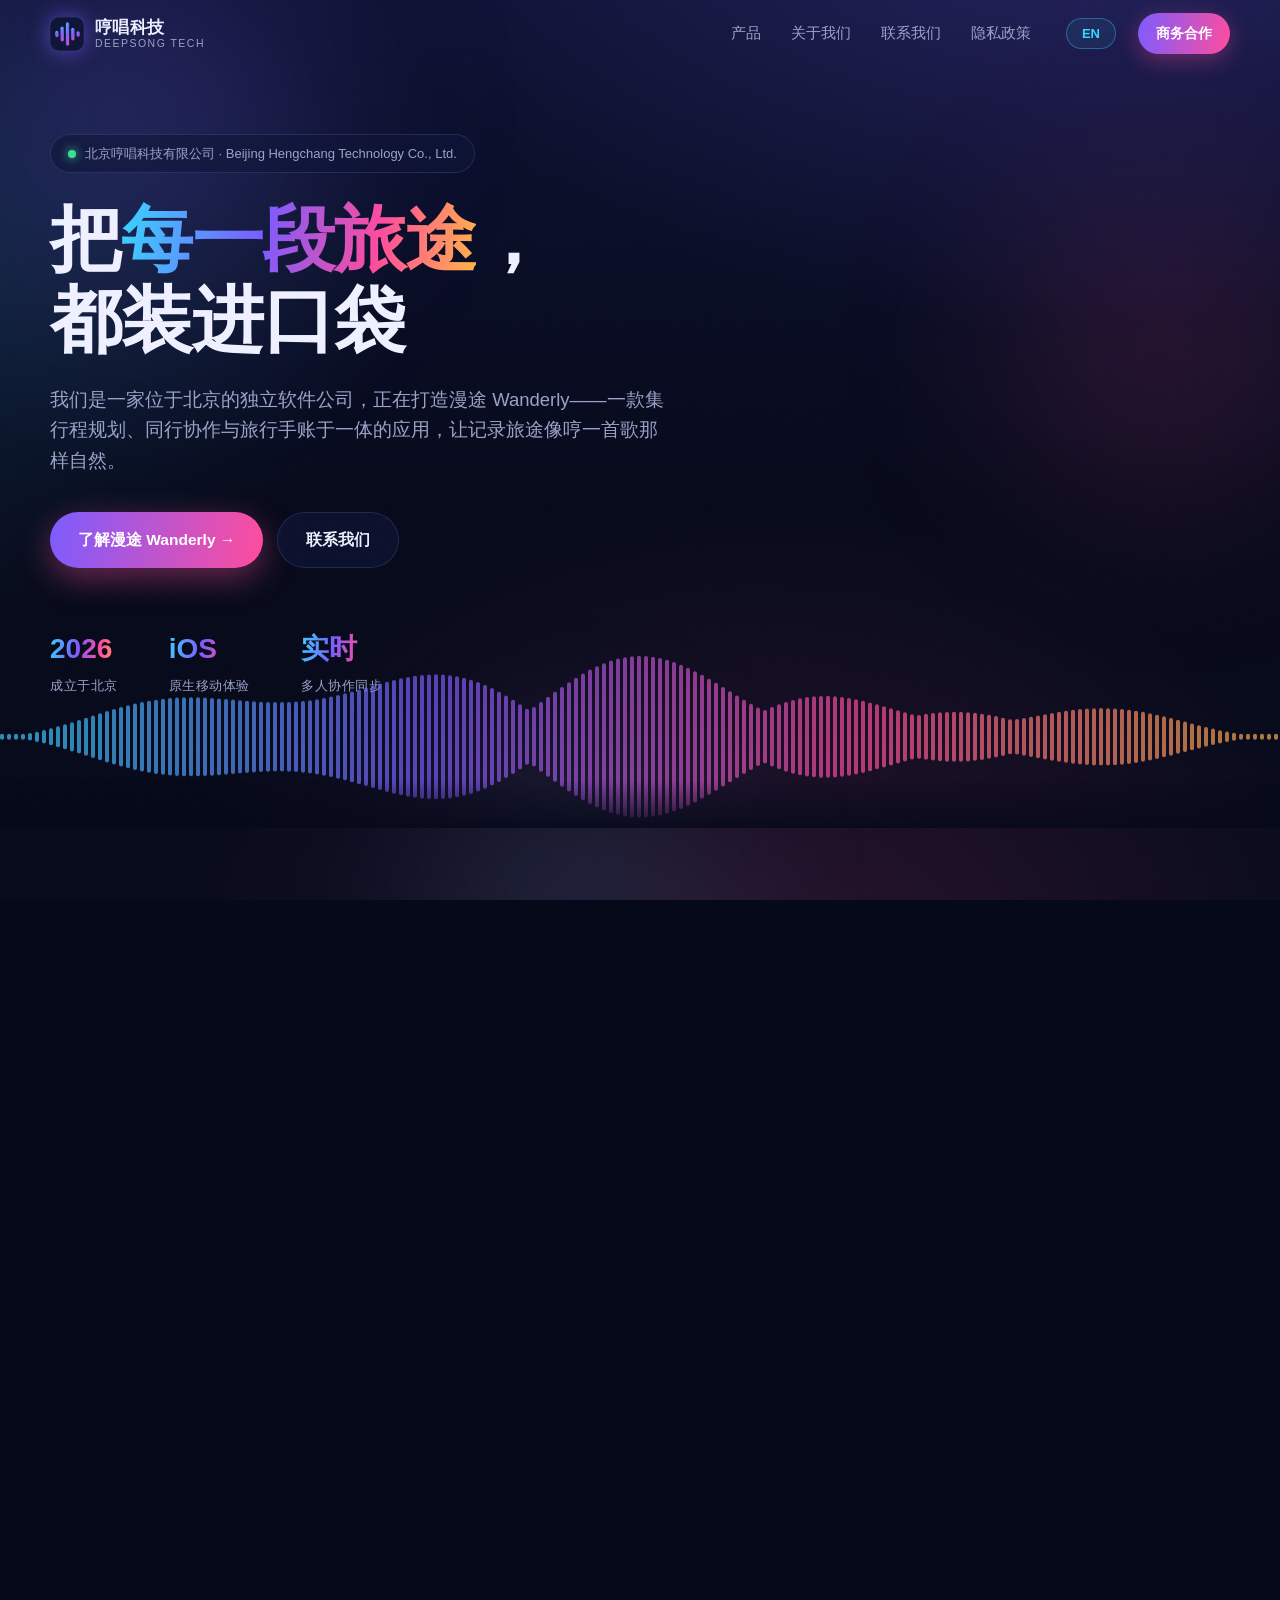
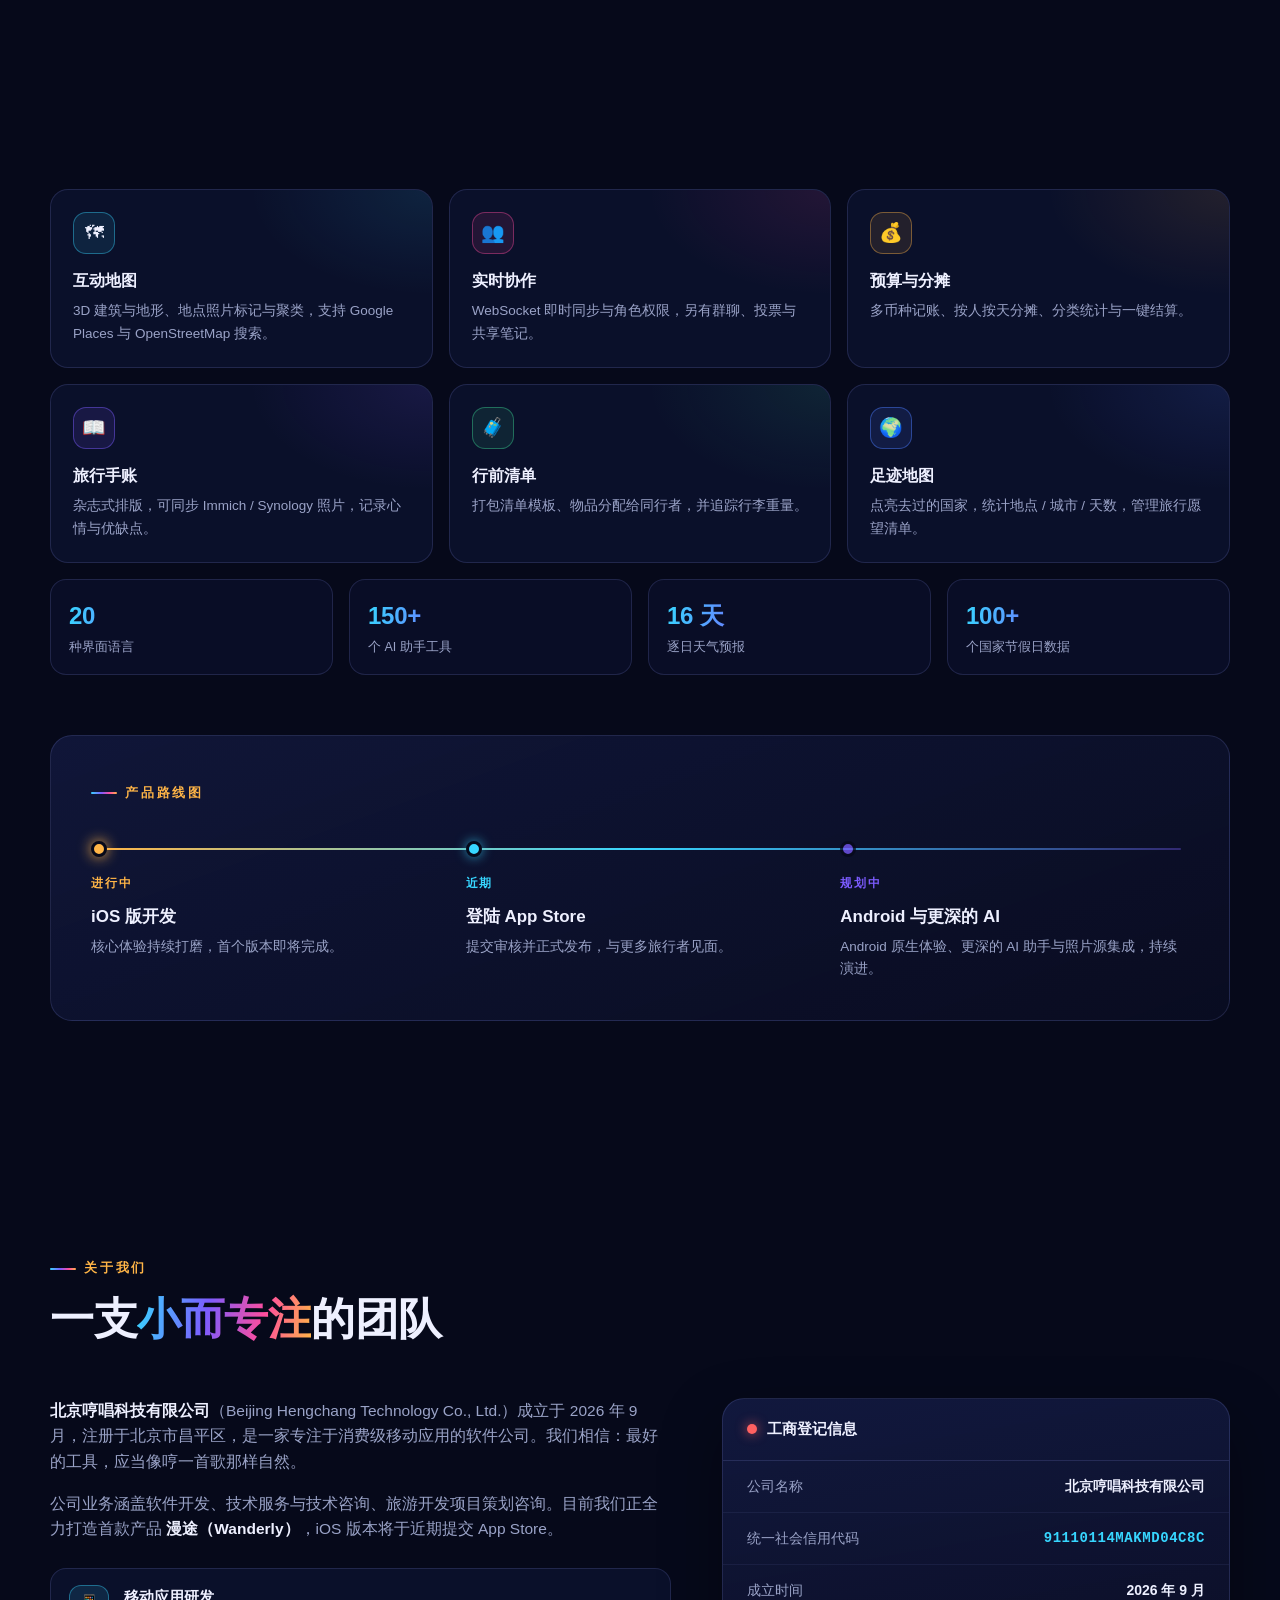
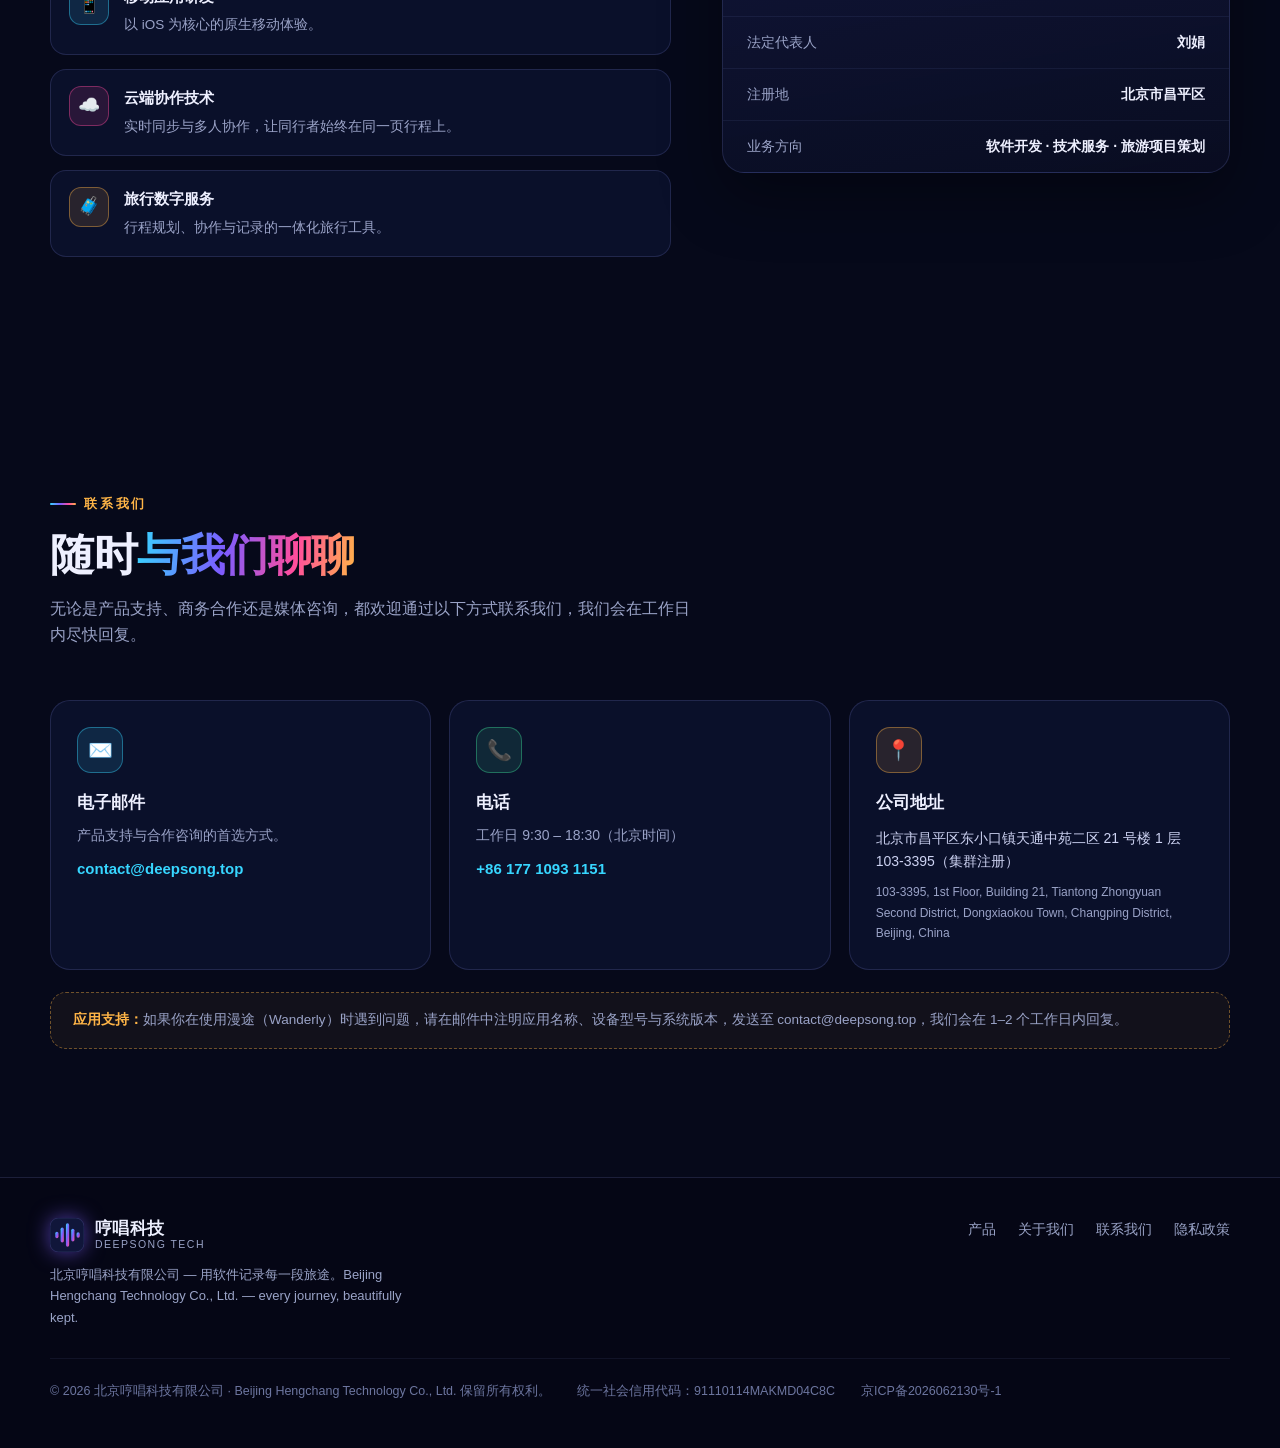
<file: deepsong-site/index.html>
<!DOCTYPE html>
<html lang="zh-CN">
<head>
<meta charset="UTF-8">
<meta name="viewport" content="width=device-width, initial-scale=1.0">
<title>哼唱科技 DeepSong — 北京哼唱科技有限公司</title>
<meta name="description" content="北京哼唱科技有限公司（Beijing Hengchang Technology Co., Ltd.）官方网站。我们正在打造漫途 Wanderly——集行程规划、同行协作与旅行手账于一体的应用。Official website of Beijing Hengchang Technology Co., Ltd.">
<meta property="og:title" content="哼唱科技 DeepSong — Beijing Hengchang Technology Co., Ltd.">
<meta property="og:description" content="让每一段旅途，都值得被记录。Every journey, beautifully kept.">
<meta property="og:type" content="website">
<meta property="og:url" content="https://deepsong.top/">
<link rel="icon" href="data:image/svg+xml,%3Csvg xmlns='http://www.w3.org/2000/svg' viewBox='0 0 64 64'%3E%3Cdefs%3E%3ClinearGradient id='g' x1='0' y1='0' x2='1' y2='1'%3E%3Cstop offset='0' stop-color='%2337d6ff'/%3E%3Cstop offset='.5' stop-color='%237c5cff'/%3E%3Cstop offset='1' stop-color='%23ff4d9d'/%3E%3C/linearGradient%3E%3C/defs%3E%3Crect width='64' height='64' rx='14' fill='%230b1030'/%3E%3Cg fill='url(%23g)'%3E%3Crect x='10' y='26' width='6' height='12' rx='3'/%3E%3Crect x='20' y='18' width='6' height='28' rx='3'/%3E%3Crect x='30' y='10' width='6' height='44' rx='3'/%3E%3Crect x='40' y='20' width='6' height='24' rx='3'/%3E%3Crect x='50' y='27' width='6' height='10' rx='3'/%3E%3C/g%3E%3C/svg%3E">
<link rel="stylesheet" href="assets/styles.css">
</head>
<body>

<div class="sky" aria-hidden="true">
  <div class="aurora a1"></div>
  <div class="aurora a2"></div>
  <div class="aurora a3"></div>
</div>
<div class="grain" aria-hidden="true"></div>

<header class="nav">
  <div class="nav-inner">
    <a class="brand" href="#top" aria-label="DeepSong 哼唱科技">
      <svg class="brand-mark" viewBox="0 0 64 64" aria-hidden="true">
        <defs><linearGradient id="bm" x1="0" y1="0" x2="1" y2="1">
          <stop offset="0" stop-color="#37d6ff"/><stop offset=".5" stop-color="#7c5cff"/><stop offset="1" stop-color="#ff4d9d"/>
        </linearGradient></defs>
        <rect width="64" height="64" rx="16" fill="#10163a" stroke="rgba(148,163,255,.3)"/>
        <g fill="url(#bm)">
          <rect x="10" y="26" width="6" height="12" rx="3"/><rect x="20" y="18" width="6" height="28" rx="3"/>
          <rect x="30" y="10" width="6" height="44" rx="3"/><rect x="40" y="20" width="6" height="24" rx="3"/>
          <rect x="50" y="27" width="6" height="10" rx="3"/>
        </g>
      </svg>
      <span class="brand-name">哼唱科技<span class="brand-sub">DEEPSONG TECH</span></span>
    </a>
    <nav class="nav-links" aria-label="主导航">
      <a href="#products" data-spy data-i18n="nav.products">产品</a>
      <a href="#about" data-spy data-i18n="nav.about">关于我们</a>
      <a href="#contact" data-spy data-i18n="nav.contact">联系我们</a>
      <a href="privacy.html" data-i18n="nav.privacy">隐私政策</a>
    </nav>
    <button class="lang-btn" type="button">EN</button>
    <a class="nav-cta" href="#contact" data-i18n="nav.cta">商务合作</a>
    <button class="burger" type="button" aria-expanded="false" aria-label="菜单">☰</button>
  </div>
</header>
<div class="mobile-menu">
  <a href="#products" data-i18n="nav.products">产品</a>
  <a href="#about" data-i18n="nav.about">关于我们</a>
  <a href="#contact" data-i18n="nav.contact">联系我们</a>
  <a href="privacy.html" data-i18n="nav.privacy">隐私政策</a>
  <button class="lang-btn" type="button">EN</button>
</div>

<main id="top">

  <!-- HERO -->
  <section class="hero">
    <canvas id="wave" aria-hidden="true"></canvas>
    <div class="wrap">
      <div class="hero-badge reveal in"><span class="dot"></span><span data-i18n="hero.badge">北京哼唱科技有限公司 · Beijing Hengchang Technology Co., Ltd.</span></div>
      <h1 class="reveal in d1" data-i18n="hero.title">把<span class="grad">每一段旅途</span>，<br>都装进口袋</h1>
      <p class="hero-sub reveal in d2" data-i18n="hero.sub">我们是一家位于北京的独立软件公司，正在打造漫途 Wanderly——一款集行程规划、同行协作与旅行手账于一体的应用，让记录旅途像哼一首歌那样自然。</p>
      <div class="hero-actions reveal in d3">
        <a class="btn btn-primary" href="#products" data-i18n="hero.btn1">了解漫途 Wanderly →</a>
        <a class="btn btn-ghost" href="#contact" data-i18n="hero.btn2">联系我们</a>
      </div>
      <div class="hero-stats reveal in d3">
        <div class="stat"><b>2026</b><span data-i18n="hero.s1">成立于北京</span></div>
        <div class="stat"><b data-i18n="hero.s2v">iOS</b><span data-i18n="hero.s2">原生移动体验</span></div>
        <div class="stat"><b data-i18n="hero.s3v">实时</b><span data-i18n="hero.s3">多人协作同步</span></div>
      </div>
    </div>
  </section>

  <!-- PRODUCTS -->
  <section class="products" id="products">
    <div class="wrap">
      <div class="section-head reveal">
        <span class="kicker" data-i18n="prod.kicker">我们的产品</span>
        <h2 class="title" data-i18n="prod.title">漫途 Wanderly，<span class="grad">为旅途而生</span></h2>
        <p class="section-sub" data-i18n="prod.sub">从出发前的第一个念头，到归来后的最后一页手账——一款应用，陪你走完一整段旅程。</p>
      </div>

      <!-- Wanderly 漫途 -->
      <article class="product-card tn reveal">
        <div class="p-body">
          <div class="p-head">
            <img class="p-icon" src="assets/wanderly-icon.png" alt="Wanderly 漫途 app icon" width="76" height="76">
            <div>
              <div class="p-name"><span data-i18n="tn.name">漫途 Wanderly</span><span class="p-status dev" data-i18n="tn.status">iOS 版开发中</span></div>
              <div class="p-tag" data-i18n="tn.tag">行程规划 · 预订分摊 · 旅行手账 · 实时协作</div>
            </div>
          </div>
          <p class="p-desc" data-i18n="tn.desc">一站式旅行规划应用：在 3D 地图上拖拽编排每日行程，管理机票酒店与多币种分摊，与同行伙伴实时协作，并把照片与心情写进杂志式旅行手账。</p>
          <ul class="p-feats">
            <li><span class="fi">✦</span><span data-i18n="tn.f1">拖拽式行程规划，路线优化与 Google Maps 一键导出</span></li>
            <li><span class="fi">✦</span><span data-i18n="tn.f2">机票 · 酒店 · 餐厅预订管理，确认邮件与 PDF 一键导入</span></li>
            <li><span class="fi">✦</span><span data-i18n="tn.f3">多币种记账与 AA 分摊，一键结算谁欠谁</span></li>
            <li><span class="fi">✦</span><span data-i18n="tn.f4">行前清单模板、物品分工与行李重量追踪</span></li>
            <li><span class="fi">✦</span><span data-i18n="tn.f5">杂志式旅行手账：照片、心情与优缺点回顾</span></li>
            <li><span class="fi">✦</span><span data-i18n="tn.f6">实时协作：群聊、投票、共享笔记与位置打卡</span></li>
          </ul>
          <div class="p-platforms">
            <span class="chip" data-i18n="tn.c1">📱 iPhone</span>
            <span class="chip" data-i18n="tn.c3">🗣 20 种语言</span>
            <span class="chip" data-i18n="tn.c4">🤖 内置 AI 助手</span>
          </div>
        </div>
      </article>

      <!-- Feature details -->
      <div class="detail-head reveal">
        <h3 class="detail-title" data-i18n="fg.title">细节，<span class="grad">为旅途而设计</span></h3>
      </div>
      <div class="feat-grid">
        <div class="feat reveal"><span class="fi2">🗺</span><b data-i18n="fg.t1">互动地图</b><p data-i18n="fg.d1">3D 建筑与地形、地点照片标记与聚类，支持 Google Places 与 OpenStreetMap 搜索。</p></div>
        <div class="feat reveal d1"><span class="fi2">👥</span><b data-i18n="fg.t2">实时协作</b><p data-i18n="fg.d2">WebSocket 即时同步与角色权限，另有群聊、投票与共享笔记。</p></div>
        <div class="feat reveal d2"><span class="fi2">💰</span><b data-i18n="fg.t3">预算与分摊</b><p data-i18n="fg.d3">多币种记账、按人按天分摊、分类统计与一键结算。</p></div>
        <div class="feat reveal"><span class="fi2">📖</span><b data-i18n="fg.t4">旅行手账</b><p data-i18n="fg.d4">杂志式排版，可同步 Immich / Synology 照片，记录心情与优缺点。</p></div>
        <div class="feat reveal d1"><span class="fi2">🧳</span><b data-i18n="fg.t5">行前清单</b><p data-i18n="fg.d5">打包清单模板、物品分配给同行者，并追踪行李重量。</p></div>
        <div class="feat reveal d2"><span class="fi2">🌍</span><b data-i18n="fg.t6">足迹地图</b><p data-i18n="fg.d6">点亮去过的国家，统计地点 / 城市 / 天数，管理旅行愿望清单。</p></div>
      </div>
      <div class="spec-strip">
        <div class="spec reveal"><b>20</b><span data-i18n="sp.l1">种界面语言</span></div>
        <div class="spec reveal d1"><b>150+</b><span data-i18n="sp.l2">个 AI 助手工具</span></div>
        <div class="spec reveal d2"><b data-i18n="sp.v3">16 天</b><span data-i18n="sp.l3">逐日天气预报</span></div>
        <div class="spec reveal d3"><b>100+</b><span data-i18n="sp.l4">个国家节假日数据</span></div>
      </div>

      <!-- Roadmap -->
      <div class="roadmap reveal">
        <span class="kicker" data-i18n="rm.kicker">产品路线图</span>
        <div class="rm-track">
          <div class="rm-step now">
            <span class="rm-dot"></span>
            <span class="rm-when" data-i18n="rm.w1">进行中</span>
            <b data-i18n="rm.t1">iOS 版开发</b>
            <p data-i18n="rm.d1">核心体验持续打磨，首个版本即将完成。</p>
          </div>
          <div class="rm-step next">
            <span class="rm-dot"></span>
            <span class="rm-when" data-i18n="rm.w2">近期</span>
            <b data-i18n="rm.t2">登陆 App Store</b>
            <p data-i18n="rm.d2">提交审核并正式发布，与更多旅行者见面。</p>
          </div>
          <div class="rm-step plan">
            <span class="rm-dot"></span>
            <span class="rm-when" data-i18n="rm.w3">规划中</span>
            <b data-i18n="rm.t3">Android 与更深的 AI</b>
            <p data-i18n="rm.d3">Android 原生体验、更深的 AI 助手与照片源集成，持续演进。</p>
          </div>
        </div>
      </div>
    </div>
  </section>

  <!-- ABOUT -->
  <section class="about" id="about">
    <div class="wrap">
      <div class="section-head reveal">
        <span class="kicker" data-i18n="ab.kicker">关于我们</span>
        <h2 class="title" data-i18n="ab.title">一支<span class="grad">小而专注</span>的团队</h2>
      </div>
      <div class="about-grid">
        <div class="about-copy reveal">
          <p data-i18n="ab.p1"><b>北京哼唱科技有限公司</b>（Beijing Hengchang Technology Co., Ltd.）成立于 2026 年 9 月，注册于北京市昌平区，是一家专注于消费级移动应用的软件公司。我们相信：最好的工具，应当像哼一首歌那样自然。</p>
          <p data-i18n="ab.p2">公司业务涵盖软件开发、技术服务与技术咨询、旅游开发项目策划咨询。目前我们正全力打造首款产品 <b>漫途（Wanderly）</b>，iOS 版本将于近期提交 App Store。</p>
          <div class="pillars">
            <div class="pillar"><span class="pi">📱</span><div><b data-i18n="ab.b1t">移动应用研发</b><span data-i18n="ab.b1d">以 iOS 为核心的原生移动体验。</span></div></div>
            <div class="pillar"><span class="pi">☁️</span><div><b data-i18n="ab.b2t">云端协作技术</b><span data-i18n="ab.b2d">实时同步与多人协作，让同行者始终在同一页行程上。</span></div></div>
            <div class="pillar"><span class="pi">🧳</span><div><b data-i18n="ab.b3t">旅行数字服务</b><span data-i18n="ab.b3d">行程规划、协作与记录的一体化旅行工具。</span></div></div>
          </div>
        </div>
        <dl class="facts reveal d1">
          <div class="facts-head"><span class="seal"></span><span data-i18n="ab.fh">工商登记信息</span></div>
          <div class="fact"><dt data-i18n="ab.fl1">公司名称</dt><dd data-i18n="ab.fv1">北京哼唱科技有限公司</dd></div>
          <div class="fact"><dt data-i18n="ab.fl2">统一社会信用代码</dt><dd class="mono">91110114MAKMD04C8C</dd></div>
          <div class="fact"><dt data-i18n="ab.fl3">成立时间</dt><dd data-i18n="ab.fv3">2026 年 9 月</dd></div>
          <div class="fact"><dt data-i18n="ab.fl4">法定代表人</dt><dd data-i18n="ab.fv4">刘娟</dd></div>
          <div class="fact"><dt data-i18n="ab.fl5">注册地</dt><dd data-i18n="ab.fv5">北京市昌平区</dd></div>
          <div class="fact"><dt data-i18n="ab.fl6">业务方向</dt><dd data-i18n="ab.fv6">软件开发 · 技术服务 · 旅游项目策划</dd></div>
        </dl>
      </div>
    </div>
  </section>

  <!-- CONTACT -->
  <section class="contact" id="contact">
    <div class="wrap">
      <div class="section-head reveal">
        <span class="kicker" data-i18n="ct.kicker">联系我们</span>
        <h2 class="title" data-i18n="ct.title">随时<span class="grad">与我们聊聊</span></h2>
        <p class="section-sub" data-i18n="ct.sub">无论是产品支持、商务合作还是媒体咨询，都欢迎通过以下方式联系我们，我们会在工作日内尽快回复。</p>
      </div>
      <div class="contact-grid">
        <div class="c-card reveal">
          <div class="ci">✉️</div>
          <h3 data-i18n="ct.c1t">电子邮件</h3>
          <p data-i18n="ct.c1d">产品支持与合作咨询的首选方式。</p>
          <a class="c-value" href="mailto:contact@deepsong.top">contact@deepsong.top</a>
        </div>
        <div class="c-card reveal d1">
          <div class="ci">📞</div>
          <h3 data-i18n="ct.c2t">电话</h3>
          <p data-i18n="ct.c2d">工作日 9:30 – 18:30（北京时间）</p>
          <a class="c-value" href="tel:+8617710931151">+86 177 1093 1151</a>
        </div>
        <div class="c-card reveal d2">
          <div class="ci">📍</div>
          <h3 data-i18n="ct.c3t">公司地址</h3>
          <address>
            <span data-i18n="ct.addr">北京市昌平区东小口镇天通中苑二区 21 号楼 1 层 103-3395（集群注册）</span>
            <span class="en-addr">103-3395, 1st Floor, Building 21, Tiantong Zhongyuan Second District, Dongxiaokou Town, Changping District, Beijing, China</span>
          </address>
        </div>
      </div>
      <p class="contact-note reveal" data-i18n="ct.note"><b>应用支持：</b>如果你在使用漫途（Wanderly）时遇到问题，请在邮件中注明应用名称、设备型号与系统版本，发送至 contact@deepsong.top，我们会在 1–2 个工作日内回复。</p>
    </div>
  </section>
</main>

<footer>
  <div class="wrap">
    <div class="foot-grid">
      <div class="foot-brand">
        <a class="brand" href="#top">
          <svg class="brand-mark" viewBox="0 0 64 64" aria-hidden="true">
            <defs><linearGradient id="bf" x1="0" y1="0" x2="1" y2="1">
              <stop offset="0" stop-color="#37d6ff"/><stop offset=".5" stop-color="#7c5cff"/><stop offset="1" stop-color="#ff4d9d"/>
            </linearGradient></defs>
            <rect width="64" height="64" rx="16" fill="#10163a" stroke="rgba(148,163,255,.3)"/>
            <g fill="url(#bf)">
              <rect x="10" y="26" width="6" height="12" rx="3"/><rect x="20" y="18" width="6" height="28" rx="3"/>
              <rect x="30" y="10" width="6" height="44" rx="3"/><rect x="40" y="20" width="6" height="24" rx="3"/>
              <rect x="50" y="27" width="6" height="10" rx="3"/>
            </g>
          </svg>
          <span class="brand-name">哼唱科技<span class="brand-sub">DEEPSONG TECH</span></span>
        </a>
        <p data-i18n="ft.desc">北京哼唱科技有限公司 — 用软件记录每一段旅途。Beijing Hengchang Technology Co., Ltd. — every journey, beautifully kept.</p>
      </div>
      <nav class="foot-links" aria-label="页脚导航">
        <a href="#products" data-i18n="nav.products">产品</a>
        <a href="#about" data-i18n="nav.about">关于我们</a>
        <a href="#contact" data-i18n="nav.contact">联系我们</a>
        <a href="privacy.html" data-i18n="nav.privacy">隐私政策</a>
      </nav>
    </div>
    <div class="foot-legal">
      <span data-i18n="ft.copy">© <span data-year>2026</span> 北京哼唱科技有限公司 · Beijing Hengchang Technology Co., Ltd. 保留所有权利。</span>
      <span data-i18n="ft.code">统一社会信用代码：91110114MAKMD04C8C</span>
      <span data-i18n="ft.icp"><a href="https://beian.miit.gov.cn/" target="_blank" rel="noopener noreferrer">京ICP备2026062130号-1</a></span>
    </div>
  </div>
</footer>

<script>
window.PAGE_I18N = {
  "zh-CN": {
    __title: "哼唱科技 DeepSong — 北京哼唱科技有限公司",
    "nav.products": "产品", "nav.about": "关于我们", "nav.contact": "联系我们", "nav.privacy": "隐私政策", "nav.cta": "商务合作",
    "hero.badge": "北京哼唱科技有限公司 · Beijing Hengchang Technology Co., Ltd.",
    "hero.title": '把<span class="grad">每一段旅途</span>，<br>都装进口袋',
    "hero.sub": "我们是一家位于北京的独立软件公司，正在打造漫途 Wanderly——一款集行程规划、同行协作与旅行手账于一体的应用，让记录旅途像哼一首歌那样自然。",
    "hero.btn1": "了解漫途 Wanderly →", "hero.btn2": "联系我们",
    "hero.s1": "成立于北京", "hero.s2v": "iOS", "hero.s2": "原生移动体验", "hero.s3v": "实时", "hero.s3": "多人协作同步",
    "prod.kicker": "我们的产品",
    "prod.title": '漫途 Wanderly，<span class="grad">为旅途而生</span>',
    "prod.sub": "从出发前的第一个念头，到归来后的最后一页手账——一款应用，陪你走完一整段旅程。",
    "tn.name": "漫途 Wanderly", "tn.status": "iOS 版开发中", "tn.tag": "行程规划 · 预订分摊 · 旅行手账 · 实时协作",
    "tn.desc": "一站式旅行规划应用：在 3D 地图上拖拽编排每日行程，管理机票酒店与多币种分摊，与同行伙伴实时协作，并把照片与心情写进杂志式旅行手账。",
    "tn.f1": "拖拽式行程规划，路线优化与 Google Maps 一键导出", "tn.f2": "机票 · 酒店 · 餐厅预订管理，确认邮件与 PDF 一键导入",
    "tn.f3": "多币种记账与 AA 分摊，一键结算谁欠谁", "tn.f4": "行前清单模板、物品分工与行李重量追踪",
    "tn.f5": "杂志式旅行手账：照片、心情与优缺点回顾", "tn.f6": "实时协作：群聊、投票、共享笔记与位置打卡",
    "tn.c1": "📱 iPhone", "tn.c3": "🗣 20 种语言", "tn.c4": "🤖 内置 AI 助手",
    "sp.l1": "种界面语言", "sp.l2": "个 AI 助手工具", "sp.v3": "16 天", "sp.l3": "逐日天气预报", "sp.l4": "个国家节假日数据",
    "fg.title": '细节，<span class="grad">为旅途而设计</span>',
    "fg.t1": "互动地图", "fg.d1": "3D 建筑与地形、地点照片标记与聚类，支持 Google Places 与 OpenStreetMap 搜索。",
    "fg.t2": "实时协作", "fg.d2": "WebSocket 即时同步与角色权限，另有群聊、投票与共享笔记。",
    "fg.t3": "预算与分摊", "fg.d3": "多币种记账、按人按天分摊、分类统计与一键结算。",
    "fg.t4": "旅行手账", "fg.d4": "杂志式排版，可同步 Immich / Synology 照片，记录心情与优缺点。",
    "fg.t5": "行前清单", "fg.d5": "打包清单模板、物品分配给同行者，并追踪行李重量。",
    "fg.t6": "足迹地图", "fg.d6": "点亮去过的国家，统计地点 / 城市 / 天数，管理旅行愿望清单。",
    "rm.kicker": "产品路线图",
    "rm.w1": "进行中", "rm.t1": "iOS 版开发", "rm.d1": "核心体验持续打磨，首个版本即将完成。",
    "rm.w2": "近期", "rm.t2": "登陆 App Store", "rm.d2": "提交审核并正式发布，与更多旅行者见面。",
    "rm.w3": "规划中", "rm.t3": "Android 与更深的 AI", "rm.d3": "Android 原生体验、更深的 AI 助手与照片源集成，持续演进。",
    "ab.kicker": "关于我们", "ab.title": '一支<span class="grad">小而专注</span>的团队',
    "ab.p1": "<b>北京哼唱科技有限公司</b>（Beijing Hengchang Technology Co., Ltd.）成立于 2026 年 9 月，注册于北京市昌平区，是一家专注于消费级移动应用的软件公司。我们相信：最好的工具，应当像哼一首歌那样自然。",
    "ab.p2": "公司业务涵盖软件开发、技术服务与技术咨询、旅游开发项目策划咨询。目前我们正全力打造首款产品 <b>漫途（Wanderly）</b>，iOS 版本将于近期提交 App Store。",
    "ab.b1t": "移动应用研发", "ab.b1d": "以 iOS 为核心的原生移动体验。",
    "ab.b2t": "云端协作技术", "ab.b2d": "实时同步与多人协作，让同行者始终在同一页行程上。",
    "ab.b3t": "旅行数字服务", "ab.b3d": "行程规划、协作与记录的一体化旅行工具。",
    "ab.fh": "工商登记信息",
    "ab.fl1": "公司名称", "ab.fv1": "北京哼唱科技有限公司",
    "ab.fl2": "统一社会信用代码",
    "ab.fl3": "成立时间", "ab.fv3": "2026 年 9 月",
    "ab.fl4": "法定代表人", "ab.fv4": "刘娟",
    "ab.fl5": "注册地", "ab.fv5": "北京市昌平区",
    "ab.fl6": "业务方向", "ab.fv6": "软件开发 · 技术服务 · 旅游项目策划",
    "ct.kicker": "联系我们", "ct.title": '随时<span class="grad">与我们聊聊</span>',
    "ct.sub": "无论是产品支持、商务合作还是媒体咨询，都欢迎通过以下方式联系我们，我们会在工作日内尽快回复。",
    "ct.c1t": "电子邮件", "ct.c1d": "产品支持与合作咨询的首选方式。",
    "ct.c2t": "电话", "ct.c2d": "工作日 9:30 – 18:30（北京时间）",
    "ct.c3t": "公司地址",
    "ct.addr": "北京市昌平区东小口镇天通中苑二区 21 号楼 1 层 103-3395（集群注册）",
    "ct.note": "<b>应用支持：</b>如果你在使用漫途（Wanderly）时遇到问题，请在邮件中注明应用名称、设备型号与系统版本，发送至 contact@deepsong.top，我们会在 1–2 个工作日内回复。",
    "ft.desc": "北京哼唱科技有限公司 — 用软件记录每一段旅途。Beijing Hengchang Technology Co., Ltd. — every journey, beautifully kept.",
    "ft.copy": '© <span data-year>2026</span> 北京哼唱科技有限公司 · Beijing Hengchang Technology Co., Ltd. 保留所有权利。',
    "ft.code": "统一社会信用代码：91110114MAKMD04C8C",
    "ft.icp": '<a href="https://beian.miit.gov.cn/" target="_blank" rel="noopener noreferrer">京ICP备2026062130号-1</a>'
  },
  en: {
    __title: "DeepSong — Beijing Hengchang Technology Co., Ltd.",
    "nav.products": "Products", "nav.about": "About", "nav.contact": "Contact", "nav.privacy": "Privacy", "nav.cta": "Business Inquiries",
    "hero.badge": "Beijing Hengchang Technology Co., Ltd. · 北京哼唱科技有限公司",
    "hero.title": 'Every journey,<br><span class="grad">beautifully kept</span>',
    "hero.sub": "We are an independent software company based in Beijing, building Wanderly — an app that brings trip planning, real-time collaboration and travel journaling together, as natural as humming a song.",
    "hero.btn1": "Meet Wanderly →", "hero.btn2": "Contact us",
    "hero.s1": "Founded in Beijing", "hero.s2v": "iOS", "hero.s2": "Native mobile experience", "hero.s3v": "Real-time", "hero.s3": "Collaborative sync",
    "prod.kicker": "Our Product",
    "prod.title": 'Wanderly, <span class="grad">born for the journey</span>',
    "prod.sub": "From the first idea before departure to the last journal page after you return — one app for the whole journey.",
    "tn.name": "Wanderly", "tn.status": "iOS in development", "tn.tag": "Trip planning · Bookings & splitting · Journal · Collaboration",
    "tn.desc": "An all-in-one travel planner: drag and drop daily itineraries on a 3D map, manage flights, hotels and multi-currency splitting, collaborate with companions in real time, and turn photos and moods into a magazine-style journal.",
    "tn.f1": "Drag-and-drop day planner with route optimisation and Google Maps export", "tn.f2": "Flight, hotel & restaurant bookings — import confirmation emails and PDFs",
    "tn.f3": "Multi-currency expenses and fair splitting with one-tap settle-up", "tn.f4": "Packing list templates, item assignment and bag weight tracking",
    "tn.f5": "Magazine-style journal: photos, moods and pros & cons", "tn.f6": "Real-time collaboration: chat, polls, shared notes and check-ins",
    "tn.c1": "📱 iPhone", "tn.c3": "🗣 20 languages", "tn.c4": "🤖 Built-in AI assistant",
    "sp.l1": "interface languages", "sp.l2": "AI assistant tools", "sp.v3": "16 days", "sp.l3": "of daily weather forecast", "sp.l4": "countries of holiday data",
    "fg.title": 'Details <span class="grad">designed for the road</span>',
    "fg.t1": "Interactive maps", "fg.d1": "3D buildings and terrain, photo markers and clustering, with Google Places and OpenStreetMap search.",
    "fg.t2": "Real-time collaboration", "fg.d2": "WebSocket sync with role-based permissions, plus group chat, polls and shared notes.",
    "fg.t3": "Budgets & splitting", "fg.d3": "Multi-currency tracking, per-person per-day splits, category stats and one-tap settle-up.",
    "fg.t4": "Travel journal", "fg.d4": "Magazine-style layouts, Immich / Synology photo sync, moods and pros & cons.",
    "fg.t5": "Packing lists", "fg.d5": "List templates, assign items to companions and keep an eye on bag weight.",
    "fg.t6": "Footprint atlas", "fg.d6": "Light up countries you've visited, stats for places / cities / days, and a travel bucket list.",
    "rm.kicker": "Product Roadmap",
    "rm.w1": "In progress", "rm.t1": "iOS development", "rm.d1": "Polishing the core experience; the first release is nearly ready.",
    "rm.w2": "Up next", "rm.t2": "App Store launch", "rm.d2": "Submit for review and release to travelers everywhere.",
    "rm.w3": "Planned", "rm.t3": "Android & deeper AI", "rm.d3": "A native Android experience, deeper AI assistance and more photo integrations.",
    "ab.kicker": "About Us", "ab.title": 'A <span class="grad">small, focused</span> team',
    "ab.p1": "<b>Beijing Hengchang Technology Co., Ltd.</b> (北京哼唱科技有限公司) was founded in September 2026 and is registered in Changping District, Beijing. We are a software company focused on consumer mobile apps. We believe the best tools should feel as natural as humming a song.",
    "ab.p2": "Our business covers software development, technology services and consulting, and travel project planning. We are fully focused on our first product, <b>Wanderly</b> (漫途), with the iOS version to be submitted to the App Store soon.",
    "ab.b1t": "Mobile app development", "ab.b1d": "iOS-first native mobile experiences.",
    "ab.b2t": "Cloud collaboration", "ab.b2d": "Real-time sync keeps every companion on the same page of the itinerary.",
    "ab.b3t": "Digital travel services", "ab.b3d": "Planning, collaboration and journaling in one travel tool.",
    "ab.fh": "Company Registration",
    "ab.fl1": "Legal name", "ab.fv1": "Beijing Hengchang Technology Co., Ltd.",
    "ab.fl2": "Unified Social Credit Code",
    "ab.fl3": "Founded", "ab.fv3": "September 2026",
    "ab.fl4": "Legal representative", "ab.fv4": "Liu Juan",
    "ab.fl5": "Registered in", "ab.fv5": "Changping District, Beijing",
    "ab.fl6": "Business scope", "ab.fv6": "Software · Tech services · Travel planning",
    "ct.kicker": "Contact", "ct.title": 'Let’s <span class="grad">talk</span>',
    "ct.sub": "For product support, business partnerships or press inquiries, reach us through any channel below — we reply on business days.",
    "ct.c1t": "Email", "ct.c1d": "The best way to reach us for support and partnerships.",
    "ct.c2t": "Phone", "ct.c2d": "Weekdays 9:30 – 18:30 (China Standard Time)",
    "ct.c3t": "Office address",
    "ct.addr": "103-3395, 1st Floor, Building 21, Tiantong Zhongyuan Second District, Dongxiaokou Town, Changping District, Beijing, China (Cluster Registration)",
    "ct.note": "<b>App support:</b> if you run into an issue with Wanderly, email contact@deepsong.top with the app name, device model and OS version — we respond within 1–2 business days.",
    "ft.desc": "Beijing Hengchang Technology Co., Ltd. — every journey, beautifully kept. 北京哼唱科技有限公司 — 用软件记录每一段旅途。",
    "ft.copy": '© <span data-year>2026</span> Beijing Hengchang Technology Co., Ltd. · 北京哼唱科技有限公司. All rights reserved.',
    "ft.code": "Unified Social Credit Code: 91110114MAKMD04C8C",
    "ft.icp": '<a href="https://beian.miit.gov.cn/" target="_blank" rel="noopener noreferrer">京ICP备2026062130号-1</a>'
  }
};
</script>
<script src="assets/app.js"></script>
</body>
</html>
</file>
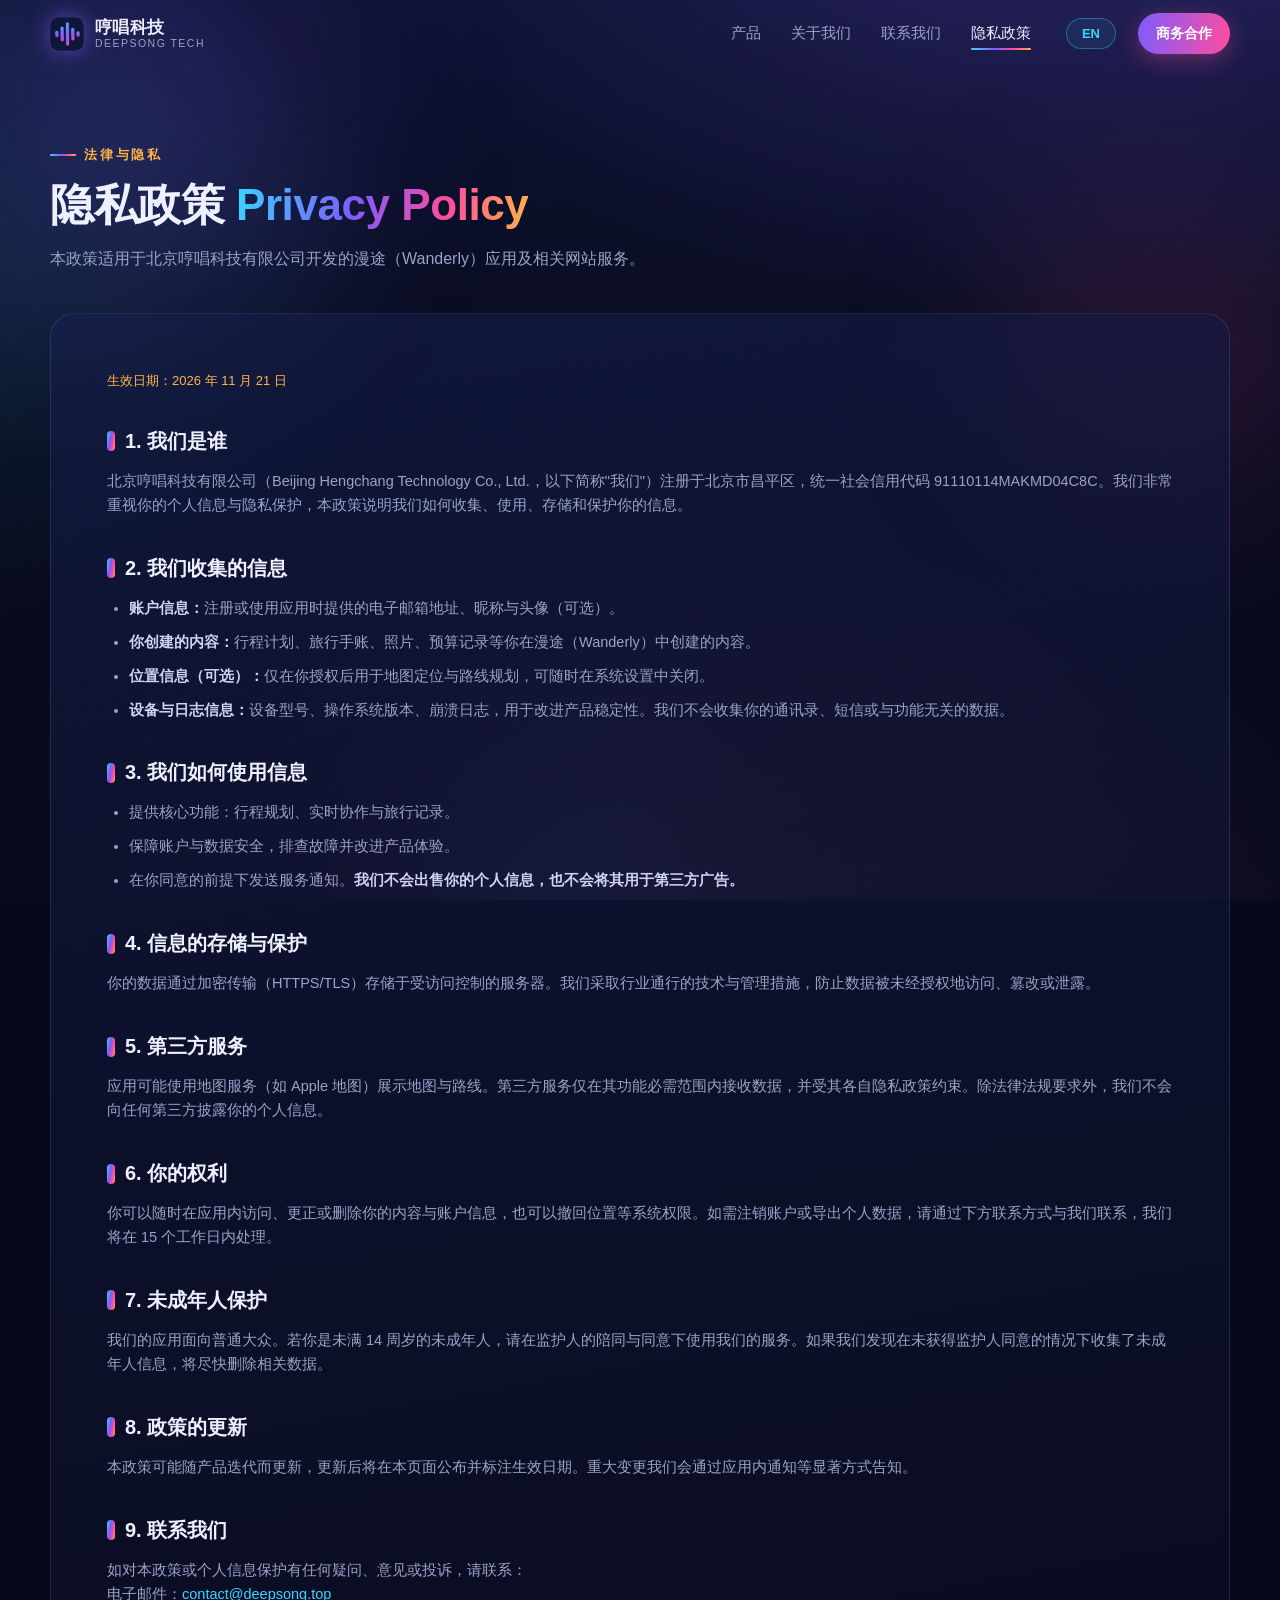
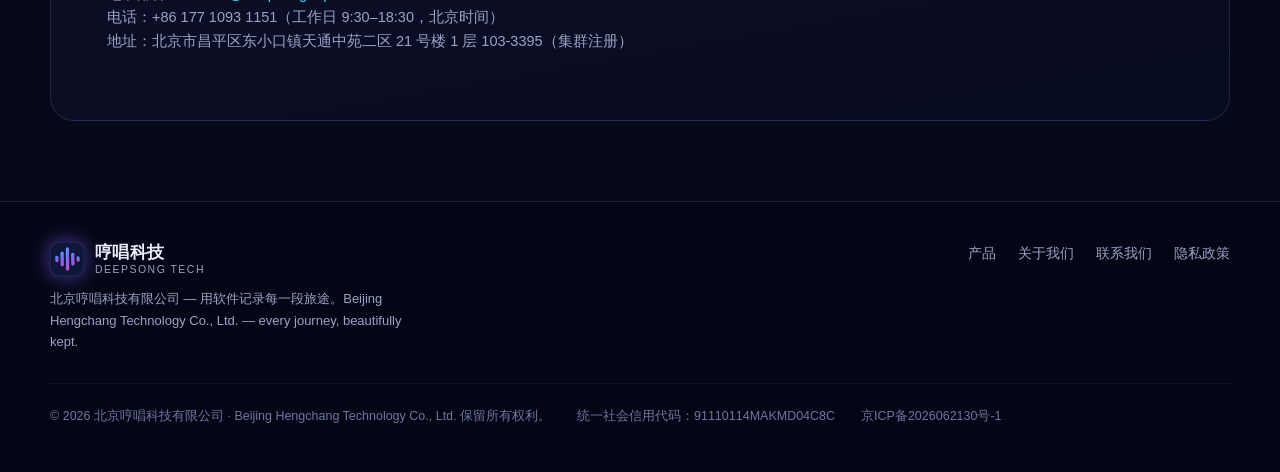
<file: deepsong-site/privacy.html>
<!DOCTYPE html>
<html lang="zh-CN">
<head>
<meta charset="UTF-8">
<meta name="viewport" content="width=device-width, initial-scale=1.0">
<title>隐私政策 — 哼唱科技 DeepSong</title>
<meta name="description" content="北京哼唱科技有限公司隐私政策 / Privacy Policy of Beijing Hengchang Technology Co., Ltd. for the Wanderly (漫途) app.">
<link rel="icon" href="data:image/svg+xml,%3Csvg xmlns='http://www.w3.org/2000/svg' viewBox='0 0 64 64'%3E%3Cdefs%3E%3ClinearGradient id='g' x1='0' y1='0' x2='1' y2='1'%3E%3Cstop offset='0' stop-color='%2337d6ff'/%3E%3Cstop offset='.5' stop-color='%237c5cff'/%3E%3Cstop offset='1' stop-color='%23ff4d9d'/%3E%3C/linearGradient%3E%3C/defs%3E%3Crect width='64' height='64' rx='14' fill='%230b1030'/%3E%3Cg fill='url(%23g)'%3E%3Crect x='10' y='26' width='6' height='12' rx='3'/%3E%3Crect x='20' y='18' width='6' height='28' rx='3'/%3E%3Crect x='30' y='10' width='6' height='44' rx='3'/%3E%3Crect x='40' y='20' width='6' height='24' rx='3'/%3E%3Crect x='50' y='27' width='6' height='10' rx='3'/%3E%3C/g%3E%3C/svg%3E">
<link rel="stylesheet" href="assets/styles.css">
</head>
<body>

<div class="sky" aria-hidden="true">
  <div class="aurora a1"></div>
  <div class="aurora a2"></div>
  <div class="aurora a3"></div>
</div>
<div class="grain" aria-hidden="true"></div>

<header class="nav">
  <div class="nav-inner">
    <a class="brand" href="index.html" aria-label="DeepSong 哼唱科技">
      <svg class="brand-mark" viewBox="0 0 64 64" aria-hidden="true">
        <defs><linearGradient id="bm" x1="0" y1="0" x2="1" y2="1">
          <stop offset="0" stop-color="#37d6ff"/><stop offset=".5" stop-color="#7c5cff"/><stop offset="1" stop-color="#ff4d9d"/>
        </linearGradient></defs>
        <rect width="64" height="64" rx="16" fill="#10163a" stroke="rgba(148,163,255,.3)"/>
        <g fill="url(#bm)">
          <rect x="10" y="26" width="6" height="12" rx="3"/><rect x="20" y="18" width="6" height="28" rx="3"/>
          <rect x="30" y="10" width="6" height="44" rx="3"/><rect x="40" y="20" width="6" height="24" rx="3"/>
          <rect x="50" y="27" width="6" height="10" rx="3"/>
        </g>
      </svg>
      <span class="brand-name">哼唱科技<span class="brand-sub">DEEPSONG TECH</span></span>
    </a>
    <nav class="nav-links" aria-label="主导航">
      <a href="index.html#products" data-i18n="nav.products">产品</a>
      <a href="index.html#about" data-i18n="nav.about">关于我们</a>
      <a href="index.html#contact" data-i18n="nav.contact">联系我们</a>
      <a href="privacy.html" class="active" data-i18n="nav.privacy">隐私政策</a>
    </nav>
    <button class="lang-btn" type="button">EN</button>
    <a class="nav-cta" href="index.html#contact" data-i18n="nav.cta">商务合作</a>
    <button class="burger" type="button" aria-expanded="false" aria-label="菜单">☰</button>
  </div>
</header>
<div class="mobile-menu">
  <a href="index.html#products" data-i18n="nav.products">产品</a>
  <a href="index.html#about" data-i18n="nav.about">关于我们</a>
  <a href="index.html#contact" data-i18n="nav.contact">联系我们</a>
  <a href="privacy.html" data-i18n="nav.privacy">隐私政策</a>
  <button class="lang-btn" type="button">EN</button>
</div>

<main>
  <section class="page-hero">
    <div class="wrap">
      <span class="kicker" data-i18n="pv.kicker">法律与隐私</span>
      <h2 class="title" data-i18n="pv.title">隐私政策 <span class="grad">Privacy Policy</span></h2>
      <p class="section-sub" data-i18n="pv.sub">本政策适用于北京哼唱科技有限公司开发的漫途（Wanderly）应用及相关网站服务。</p>
    </div>
  </section>

  <div class="wrap">
    <article class="doc">
      <span class="updated" data-i18n="pv.updated">生效日期：2026 年 11 月 21 日</span>

      <h2 data-i18n="pv.h1">1. 我们是谁</h2>
      <p data-i18n="pv.p1">北京哼唱科技有限公司（Beijing Hengchang Technology Co., Ltd.，以下简称"我们"）注册于北京市昌平区，统一社会信用代码 91110114MAKMD04C8C。我们非常重视你的个人信息与隐私保护，本政策说明我们如何收集、使用、存储和保护你的信息。</p>

      <h2 data-i18n="pv.h2">2. 我们收集的信息</h2>
      <ul>
        <li data-i18n="pv.l1"><b>账户信息：</b>注册或使用应用时提供的电子邮箱地址、昵称与头像（可选）。</li>
        <li data-i18n="pv.l2"><b>你创建的内容：</b>行程计划、旅行手账、照片、预算记录等你在漫途（Wanderly）中创建的内容。</li>
        <li data-i18n="pv.l3"><b>位置信息（可选）：</b>仅在你授权后用于地图定位与路线规划，可随时在系统设置中关闭。</li>
        <li data-i18n="pv.l4"><b>设备与日志信息：</b>设备型号、操作系统版本、崩溃日志，用于改进产品稳定性。我们不会收集你的通讯录、短信或与功能无关的数据。</li>
      </ul>

      <h2 data-i18n="pv.h3">3. 我们如何使用信息</h2>
      <ul>
        <li data-i18n="pv.u1">提供核心功能：行程规划、实时协作与旅行记录。</li>
        <li data-i18n="pv.u2">保障账户与数据安全，排查故障并改进产品体验。</li>
        <li data-i18n="pv.u3">在你同意的前提下发送服务通知。<b>我们不会出售你的个人信息，也不会将其用于第三方广告。</b></li>
      </ul>

      <h2 data-i18n="pv.h4">4. 信息的存储与保护</h2>
      <p data-i18n="pv.p4">你的数据通过加密传输（HTTPS/TLS）存储于受访问控制的服务器。我们采取行业通行的技术与管理措施，防止数据被未经授权地访问、篡改或泄露。</p>

      <h2 data-i18n="pv.h5">5. 第三方服务</h2>
      <p data-i18n="pv.p5">应用可能使用地图服务（如 Apple 地图）展示地图与路线。第三方服务仅在其功能必需范围内接收数据，并受其各自隐私政策约束。除法律法规要求外，我们不会向任何第三方披露你的个人信息。</p>

      <h2 data-i18n="pv.h6">6. 你的权利</h2>
      <p data-i18n="pv.p6">你可以随时在应用内访问、更正或删除你的内容与账户信息，也可以撤回位置等系统权限。如需注销账户或导出个人数据，请通过下方联系方式与我们联系，我们将在 15 个工作日内处理。</p>

      <h2 data-i18n="pv.h7">7. 未成年人保护</h2>
      <p data-i18n="pv.p7">我们的应用面向普通大众。若你是未满 14 周岁的未成年人，请在监护人的陪同与同意下使用我们的服务。如果我们发现在未获得监护人同意的情况下收集了未成年人信息，将尽快删除相关数据。</p>

      <h2 data-i18n="pv.h8">8. 政策的更新</h2>
      <p data-i18n="pv.p8">本政策可能随产品迭代而更新，更新后将在本页面公布并标注生效日期。重大变更我们会通过应用内通知等显著方式告知。</p>

      <h2 data-i18n="pv.h9">9. 联系我们</h2>
      <p data-i18n="pv.p9">如对本政策或个人信息保护有任何疑问、意见或投诉，请联系：<br>电子邮件：<a href="mailto:contact@deepsong.top">contact@deepsong.top</a><br>电话：+86 177 1093 1151（工作日 9:30–18:30，北京时间）<br>地址：北京市昌平区东小口镇天通中苑二区 21 号楼 1 层 103-3395（集群注册）</p>
    </article>
  </div>
</main>

<footer>
  <div class="wrap">
    <div class="foot-grid">
      <div class="foot-brand">
        <a class="brand" href="index.html">
          <svg class="brand-mark" viewBox="0 0 64 64" aria-hidden="true">
            <defs><linearGradient id="bf" x1="0" y1="0" x2="1" y2="1">
              <stop offset="0" stop-color="#37d6ff"/><stop offset=".5" stop-color="#7c5cff"/><stop offset="1" stop-color="#ff4d9d"/>
            </linearGradient></defs>
            <rect width="64" height="64" rx="16" fill="#10163a" stroke="rgba(148,163,255,.3)"/>
            <g fill="url(#bf)">
              <rect x="10" y="26" width="6" height="12" rx="3"/><rect x="20" y="18" width="6" height="28" rx="3"/>
              <rect x="30" y="10" width="6" height="44" rx="3"/><rect x="40" y="20" width="6" height="24" rx="3"/>
              <rect x="50" y="27" width="6" height="10" rx="3"/>
            </g>
          </svg>
          <span class="brand-name">哼唱科技<span class="brand-sub">DEEPSONG TECH</span></span>
        </a>
        <p data-i18n="ft.desc">北京哼唱科技有限公司 — 用软件记录每一段旅途。Beijing Hengchang Technology Co., Ltd. — every journey, beautifully kept.</p>
      </div>
      <nav class="foot-links" aria-label="页脚导航">
        <a href="index.html#products" data-i18n="nav.products">产品</a>
        <a href="index.html#about" data-i18n="nav.about">关于我们</a>
        <a href="index.html#contact" data-i18n="nav.contact">联系我们</a>
        <a href="privacy.html" data-i18n="nav.privacy">隐私政策</a>
      </nav>
    </div>
    <div class="foot-legal">
      <span data-i18n="ft.copy">© <span data-year>2026</span> 北京哼唱科技有限公司 · Beijing Hengchang Technology Co., Ltd. 保留所有权利。</span>
      <span data-i18n="ft.code">统一社会信用代码：91110114MAKMD04C8C</span>
      <span data-i18n="ft.icp"><a href="https://beian.miit.gov.cn/" target="_blank" rel="noopener noreferrer">京ICP备2026062130号-1</a></span>
    </div>
  </div>
</footer>

<script>
window.PAGE_I18N = {
  "zh-CN": {
    __title: "隐私政策 — 哼唱科技 DeepSong",
    "nav.products": "产品", "nav.about": "关于我们", "nav.contact": "联系我们", "nav.privacy": "隐私政策", "nav.cta": "商务合作",
    "pv.kicker": "法律与隐私",
    "pv.title": '隐私政策 <span class="grad">Privacy Policy</span>',
    "pv.sub": "本政策适用于北京哼唱科技有限公司开发的漫途（Wanderly）应用及相关网站服务。",
    "pv.updated": "生效日期：2026 年 11 月 21 日",
    "pv.h1": "1. 我们是谁",
    "pv.p1": '北京哼唱科技有限公司（Beijing Hengchang Technology Co., Ltd.，以下简称"我们"）注册于北京市昌平区，统一社会信用代码 91110114MAKMD04C8C。我们非常重视你的个人信息与隐私保护，本政策说明我们如何收集、使用、存储和保护你的信息。',
    "pv.h2": "2. 我们收集的信息",
    "pv.l1": "<b>账户信息：</b>注册或使用应用时提供的电子邮箱地址、昵称与头像（可选）。",
    "pv.l2": "<b>你创建的内容：</b>行程计划、旅行手账、照片、预算记录等你在漫途（Wanderly）中创建的内容。",
    "pv.l3": "<b>位置信息（可选）：</b>仅在你授权后用于地图定位与路线规划，可随时在系统设置中关闭。",
    "pv.l4": "<b>设备与日志信息：</b>设备型号、操作系统版本、崩溃日志，用于改进产品稳定性。我们不会收集你的通讯录、短信或与功能无关的数据。",
    "pv.h3": "3. 我们如何使用信息",
    "pv.u1": "提供核心功能：行程规划、实时协作与旅行记录。",
    "pv.u2": "保障账户与数据安全，排查故障并改进产品体验。",
    "pv.u3": "在你同意的前提下发送服务通知。<b>我们不会出售你的个人信息，也不会将其用于第三方广告。</b>",
    "pv.h4": "4. 信息的存储与保护",
    "pv.p4": "你的数据通过加密传输（HTTPS/TLS）存储于受访问控制的服务器。我们采取行业通行的技术与管理措施，防止数据被未经授权地访问、篡改或泄露。",
    "pv.h5": "5. 第三方服务",
    "pv.p5": "应用可能使用地图服务（如 Apple 地图）展示地图与路线。第三方服务仅在其功能必需范围内接收数据，并受其各自隐私政策约束。除法律法规要求外，我们不会向任何第三方披露你的个人信息。",
    "pv.h6": "6. 你的权利",
    "pv.p6": "你可以随时在应用内访问、更正或删除你的内容与账户信息，也可以撤回位置等系统权限。如需注销账户或导出个人数据，请通过下方联系方式与我们联系，我们将在 15 个工作日内处理。",
    "pv.h7": "7. 未成年人保护",
    "pv.p7": "我们的应用面向普通大众。若你是未满 14 周岁的未成年人，请在监护人的陪同与同意下使用我们的服务。如果我们发现在未获得监护人同意的情况下收集了未成年人信息，将尽快删除相关数据。",
    "pv.h8": "8. 政策的更新",
    "pv.p8": "本政策可能随产品迭代而更新，更新后将在本页面公布并标注生效日期。重大变更我们会通过应用内通知等显著方式告知。",
    "pv.h9": "9. 联系我们",
    "pv.p9": '如对本政策或个人信息保护有任何疑问、意见或投诉，请联系：<br>电子邮件：<a href="mailto:contact@deepsong.top">contact@deepsong.top</a><br>电话：+86 177 1093 1151（工作日 9:30–18:30，北京时间）<br>地址：北京市昌平区东小口镇天通中苑二区 21 号楼 1 层 103-3395（集群注册）',
    "ft.desc": "北京哼唱科技有限公司 — 用软件记录每一段旅途。Beijing Hengchang Technology Co., Ltd. — every journey, beautifully kept.",
    "ft.copy": '© <span data-year>2026</span> 北京哼唱科技有限公司 · Beijing Hengchang Technology Co., Ltd. 保留所有权利。',
    "ft.code": "统一社会信用代码：91110114MAKMD04C8C",
    "ft.icp": '<a href="https://beian.miit.gov.cn/" target="_blank" rel="noopener noreferrer">京ICP备2026062130号-1</a>'
  },
  en: {
    __title: "Privacy Policy — DeepSong",
    "nav.products": "Products", "nav.about": "About", "nav.contact": "Contact", "nav.privacy": "Privacy", "nav.cta": "Business Inquiries",
    "pv.kicker": "Legal & Privacy",
    "pv.title": 'Privacy Policy <span class="grad">隐私政策</span>',
    "pv.sub": "This policy applies to the Wanderly (漫途) app and related website services developed by Beijing Hengchang Technology Co., Ltd.",
    "pv.updated": "Effective date: November 21, 2026",
    "pv.h1": "1. Who we are",
    "pv.p1": 'Beijing Hengchang Technology Co., Ltd. (北京哼唱科技有限公司, "we", "us") is registered in Changping District, Beijing, China, Unified Social Credit Code 91110114MAKMD04C8C. We take your privacy seriously. This policy explains how we collect, use, store and protect your information.',
    "pv.h2": "2. Information we collect",
    "pv.l1": "<b>Account information:</b> the email address, nickname and avatar (optional) you provide when registering or using the app.",
    "pv.l2": "<b>Content you create:</b> itineraries, travel journals, photos, budget records and other content you create in Wanderly.",
    "pv.l3": "<b>Location (optional):</b> used only with your permission for maps and route planning; you can revoke it anytime in system settings.",
    "pv.l4": "<b>Device & log data:</b> device model, OS version and crash logs, used to improve stability. We do not collect your contacts, messages or any data unrelated to app features.",
    "pv.h3": "3. How we use information",
    "pv.u1": "To provide core features: trip planning, real-time collaboration and travel journaling.",
    "pv.u2": "To keep accounts and data secure, diagnose issues and improve the product.",
    "pv.u3": "To send service notices with your consent. <b>We never sell your personal information or use it for third-party advertising.</b>",
    "pv.h4": "4. Storage & security",
    "pv.p4": "Your data is transmitted over encrypted connections (HTTPS/TLS) and stored on access-controlled servers. We apply industry-standard technical and organizational measures against unauthorized access, alteration or disclosure.",
    "pv.h5": "5. Third-party services",
    "pv.p5": "The app may use mapping services (such as Apple Maps) to display maps and routes. Third parties receive only the data necessary for their features and are governed by their own privacy policies. We do not disclose your personal information to any third party except as required by law.",
    "pv.h6": "6. Your rights",
    "pv.p6": "You can access, correct or delete your content and account information in the app at any time, and revoke system permissions such as location. To delete your account or export your data, contact us below — we will process requests within 15 business days.",
    "pv.h7": "7. Children's privacy",
    "pv.p7": "Our app is intended for a general audience. If you are under 14, please use our services with the consent and supervision of a guardian. If we learn that we have collected a minor's information without guardian consent, we will delete it promptly.",
    "pv.h8": "8. Changes to this policy",
    "pv.p8": "We may update this policy as the products evolve. Updates will be published on this page with a new effective date, and material changes will be announced prominently, such as via in-app notices.",
    "pv.h9": "9. Contact us",
    "pv.p9": 'For questions, feedback or complaints about this policy or your personal data, contact:<br>Email: <a href="mailto:contact@deepsong.top">contact@deepsong.top</a><br>Phone: +86 177 1093 1151 (weekdays 9:30–18:30, China Standard Time)<br>Address: 103-3395, 1st Floor, Building 21, Tiantong Zhongyuan Second District, Dongxiaokou Town, Changping District, Beijing, China',
    "ft.desc": "Beijing Hengchang Technology Co., Ltd. — every journey, beautifully kept. 北京哼唱科技有限公司 — 用软件记录每一段旅途。",
    "ft.copy": '© <span data-year>2026</span> Beijing Hengchang Technology Co., Ltd. · 北京哼唱科技有限公司. All rights reserved.',
    "ft.code": "Unified Social Credit Code: 91110114MAKMD04C8C",
    "ft.icp": '<a href="https://beian.miit.gov.cn/" target="_blank" rel="noopener noreferrer">京ICP备2026062130号-1</a>'
  }
};
</script>
<script src="assets/app.js"></script>
</body>
</html>
</file>
<file: deepsong-site/assets/styles.css>
/* DeepSong / 北京哼唱科技有限公司 — corporate site */
:root {
  --bg0: #06091a;
  --bg1: #0b1030;
  --surface: #10163a;
  --surface-2: #171f4d;
  --line: rgba(148, 163, 255, 0.16);
  --ink: #eef0ff;
  --muted: #9aa3c7;
  --violet: #7c5cff;
  --magenta: #ff4d9d;
  --cyan: #37d6ff;
  --amber: #ffb547;
  --green: #3ddc97;
  --red: #ff6161;
  --blue: #4d7cff;
  --grad-brand: linear-gradient(100deg, var(--cyan), var(--violet) 40%, var(--magenta) 72%, var(--amber));
  --nav-h: 68px;
  --radius: 20px;
  --font: "Avenir Next", "PingFang SC", "HarmonyOS Sans SC", "Microsoft YaHei", -apple-system, "Segoe UI", Roboto, "Helvetica Neue", sans-serif;
}

* { margin: 0; padding: 0; box-sizing: border-box; }
html { scroll-behavior: smooth; }
html[lang="en"] .zh-only { display: none !important; }
html[lang="zh-CN"] .en-only { display: none !important; }

body {
  font-family: var(--font);
  background: var(--bg0);
  color: var(--ink);
  line-height: 1.65;
  overflow-x: hidden;
  -webkit-font-smoothing: antialiased;
}

::selection { background: rgba(124, 92, 255, 0.55); color: #fff; }

/* scrollbar in site palette */
::-webkit-scrollbar { width: 11px; height: 11px; }
::-webkit-scrollbar-track { background: var(--bg0); }
::-webkit-scrollbar-thumb {
  background: linear-gradient(180deg, var(--violet), var(--magenta));
  border-radius: 8px;
  border: 2px solid var(--bg0);
}
::-webkit-scrollbar-thumb:hover { background: linear-gradient(180deg, var(--cyan), var(--violet)); }
html { scrollbar-color: var(--violet) var(--bg0); scrollbar-width: thin; }

a { color: var(--cyan); text-decoration: none; }
a:hover { text-decoration: underline; }
img { max-width: 100%; display: block; }

/* ---------- layered background ---------- */
.sky {
  position: fixed; inset: 0; z-index: -2; overflow: hidden;
  background:
    radial-gradient(1200px 700px at 85% -10%, rgba(124, 92, 255, 0.22), transparent 60%),
    radial-gradient(900px 600px at -10% 30%, rgba(55, 214, 255, 0.12), transparent 60%),
    radial-gradient(1000px 800px at 60% 110%, rgba(255, 77, 157, 0.14), transparent 60%),
    linear-gradient(180deg, var(--bg1), var(--bg0) 55%);
}
.aurora { position: absolute; border-radius: 50%; filter: blur(90px); opacity: 0.5; will-change: transform; }
.aurora.a1 { width: 46vw; height: 46vw; left: -12vw; top: -14vw; background: radial-gradient(circle, rgba(124,92,255,.55), transparent 65%); animation: drift1 26s ease-in-out infinite alternate; }
.aurora.a2 { width: 38vw; height: 38vw; right: -10vw; top: 12vh; background: radial-gradient(circle, rgba(255,77,157,.4), transparent 65%); animation: drift2 32s ease-in-out infinite alternate; }
.aurora.a3 { width: 34vw; height: 34vw; left: 28vw; bottom: -18vw; background: radial-gradient(circle, rgba(55,214,255,.32), transparent 65%); animation: drift3 38s ease-in-out infinite alternate; }
@keyframes drift1 { to { transform: translate(9vw, 7vh) scale(1.15); } }
@keyframes drift2 { to { transform: translate(-7vw, 10vh) scale(0.9); } }
@keyframes drift3 { to { transform: translate(6vw, -8vh) scale(1.2); } }
.grain {
  position: fixed; inset: 0; z-index: -1; pointer-events: none; opacity: 0.05;
  background-image: url("data:image/svg+xml,%3Csvg xmlns='http://www.w3.org/2000/svg' width='160' height='160'%3E%3Cfilter id='n'%3E%3CfeTurbulence type='fractalNoise' baseFrequency='0.9' numOctaves='2'/%3E%3C/filter%3E%3Crect width='160' height='160' filter='url(%23n)' opacity='0.6'/%3E%3C/svg%3E");
}

/* ---------- nav ---------- */
.nav {
  position: fixed; top: 0; left: 0; right: 0; z-index: 50;
  height: var(--nav-h);
  display: flex; align-items: center;
  padding: 0 clamp(16px, 4vw, 44px);
  transition: background 0.3s, box-shadow 0.3s, border-color 0.3s;
  border-bottom: 1px solid transparent;
}
.nav.scrolled {
  background: rgba(8, 11, 30, 0.82);
  backdrop-filter: blur(16px);
  -webkit-backdrop-filter: blur(16px);
  border-bottom-color: var(--line);
  box-shadow: 0 12px 40px rgba(0, 0, 0, 0.35);
}
.nav-inner { width: min(1180px, 100%); margin: 0 auto; display: flex; align-items: center; gap: 22px; }
.brand { display: flex; align-items: center; gap: 11px; color: var(--ink); font-weight: 700; letter-spacing: 0.02em; }
.brand:hover { text-decoration: none; }
.brand-mark { width: 34px; height: 34px; flex: none; filter: drop-shadow(0 0 10px rgba(124, 92, 255, 0.6)); }
.brand-name { font-size: 17px; line-height: 1.15; }
.brand-sub { display: block; font-size: 10.5px; font-weight: 500; color: var(--muted); letter-spacing: 0.14em; }
.nav-links { display: flex; align-items: center; gap: 4px; margin-left: auto; }
.nav-links a {
  color: var(--muted); font-size: 14.5px; font-weight: 500;
  padding: 8px 13px; border-radius: 10px; position: relative;
  transition: color 0.2s, background 0.2s;
}
.nav-links a:hover { color: var(--ink); background: rgba(124, 92, 255, 0.12); text-decoration: none; }
.nav-links a.active { color: var(--ink); }
.nav-links a.active::after {
  content: ""; position: absolute; left: 13px; right: 13px; bottom: 3px; height: 2px;
  border-radius: 2px; background: var(--grad-brand);
}
.lang-btn {
  font-family: var(--font); font-size: 13px; font-weight: 600; cursor: pointer;
  color: var(--cyan); background: rgba(55, 214, 255, 0.08);
  border: 1px solid rgba(55, 214, 255, 0.35); border-radius: 999px;
  padding: 7px 15px; transition: background 0.2s, transform 0.15s;
}
.lang-btn:hover { background: rgba(55, 214, 255, 0.18); transform: translateY(-1px); }
.nav-cta {
  font-size: 14px; font-weight: 600; color: #fff !important;
  background: linear-gradient(100deg, var(--violet), var(--magenta));
  padding: 9px 18px !important; border-radius: 999px !important;
  box-shadow: 0 6px 22px rgba(255, 77, 157, 0.35);
  transition: transform 0.15s, box-shadow 0.2s;
}
.nav-cta:hover { transform: translateY(-1px); box-shadow: 0 10px 28px rgba(255, 77, 157, 0.5); background: linear-gradient(100deg, var(--violet), var(--magenta)) !important; }
.nav-cta::after { display: none; }
.burger {
  display: none; margin-left: auto; background: none; border: 1px solid var(--line);
  border-radius: 10px; width: 42px; height: 42px; cursor: pointer;
  color: var(--ink); font-size: 19px; line-height: 1;
}
.mobile-menu {
  display: none; position: fixed; top: var(--nav-h); left: 0; right: 0; z-index: 49;
  background: rgba(8, 11, 30, 0.96); backdrop-filter: blur(18px);
  border-bottom: 1px solid var(--line); padding: 12px 20px 20px;
  flex-direction: column; gap: 4px;
}
.mobile-menu.open { display: flex; }
.mobile-menu a { color: var(--ink); padding: 12px 10px; border-radius: 10px; font-weight: 500; }
.mobile-menu a:hover { background: rgba(124, 92, 255, 0.14); text-decoration: none; }
.mobile-menu .lang-btn { align-self: flex-start; margin-top: 8px; }

/* ---------- layout ---------- */
.wrap { width: min(1180px, calc(100% - 40px)); margin: 0 auto; }
section { scroll-margin-top: calc(var(--nav-h) + 14px); }
.section-head { margin-bottom: clamp(30px, 5vw, 52px); }
.kicker {
  display: inline-flex; align-items: center; gap: 8px;
  font-size: 12.5px; font-weight: 700; letter-spacing: 0.22em; text-transform: uppercase;
  color: var(--amber); margin-bottom: 14px;
}
.kicker::before { content: ""; width: 26px; height: 2px; background: var(--grad-brand); border-radius: 2px; }
h2.title { font-size: clamp(28px, 4.2vw, 44px); line-height: 1.2; font-weight: 800; letter-spacing: -0.01em; }
.title .grad { background: var(--grad-brand); -webkit-background-clip: text; background-clip: text; color: transparent; }
.section-sub { color: var(--muted); max-width: 640px; margin-top: 14px; font-size: 16px; }

/* reveal on scroll */
.reveal { opacity: 0; transform: translateY(26px); transition: opacity 0.7s ease, transform 0.7s cubic-bezier(0.2, 0.7, 0.2, 1); }
.reveal.in { opacity: 1; transform: none; }
.reveal.d1 { transition-delay: 0.08s; } .reveal.d2 { transition-delay: 0.16s; } .reveal.d3 { transition-delay: 0.24s; }

/* ---------- hero ---------- */
.hero { position: relative; min-height: 92vh; display: flex; align-items: center; padding: calc(var(--nav-h) + 56px) 0 120px; }
#wave { position: absolute; left: 0; right: 0; bottom: 0; width: 100%; height: 240px; pointer-events: none; opacity: 0.9; }
.hero-badge {
  display: inline-flex; align-items: center; gap: 9px;
  border: 1px solid var(--line); border-radius: 999px;
  background: rgba(16, 22, 58, 0.6); backdrop-filter: blur(8px);
  padding: 8px 17px; font-size: 13px; color: var(--muted); margin-bottom: 26px;
}
.hero-badge .dot { width: 8px; height: 8px; border-radius: 50%; background: var(--green); box-shadow: 0 0 10px var(--green); animation: pulse 2.4s infinite; }
@keyframes pulse { 50% { opacity: 0.4; } }
.hero h1 {
  font-size: clamp(36px, 6.4vw, 72px); line-height: 1.12; font-weight: 800;
  letter-spacing: -0.015em; max-width: 860px;
}
.hero h1 .grad { background: var(--grad-brand); -webkit-background-clip: text; background-clip: text; color: transparent; }
.hero-sub { color: var(--muted); font-size: clamp(15.5px, 1.6vw, 18.5px); max-width: 620px; margin: 24px 0 36px; }
.hero-actions { display: flex; flex-wrap: wrap; gap: 14px; }
.btn {
  display: inline-flex; align-items: center; gap: 9px;
  font-size: 15.5px; font-weight: 600; border-radius: 999px; padding: 14px 28px;
  transition: transform 0.15s, box-shadow 0.2s, background 0.2s; cursor: pointer; border: none; font-family: var(--font);
}
.btn:hover { text-decoration: none; transform: translateY(-2px); }
.btn-primary { color: #fff; background: linear-gradient(100deg, var(--violet), var(--magenta)); box-shadow: 0 10px 32px rgba(255, 77, 157, 0.4); }
.btn-primary:hover { box-shadow: 0 14px 40px rgba(255, 77, 157, 0.55); }
.btn-ghost { color: var(--ink); background: rgba(16, 22, 58, 0.65); border: 1px solid var(--line); }
.btn-ghost:hover { border-color: rgba(55, 214, 255, 0.5); background: rgba(55, 214, 255, 0.08); }
.hero-stats { display: flex; flex-wrap: wrap; gap: clamp(22px, 4vw, 56px); margin-top: 58px; }
.stat b { display: block; font-size: clamp(21px, 2.4vw, 28px); font-weight: 800; background: var(--grad-brand); -webkit-background-clip: text; background-clip: text; color: transparent; }
.stat span { font-size: 13px; color: var(--muted); letter-spacing: 0.04em; }

/* ---------- products ---------- */
.products { padding: clamp(70px, 9vw, 120px) 0; position: relative; }
.product-card {
  display: grid; grid-template-columns: 1fr; gap: clamp(28px, 4vw, 60px);
  align-items: center;
  background: linear-gradient(160deg, rgba(23, 31, 77, 0.75), rgba(13, 17, 44, 0.9));
  border: 1px solid var(--line); border-radius: 28px;
  padding: clamp(26px, 4vw, 54px); margin-bottom: 34px;
  position: relative; overflow: hidden;
}
.product-card::before {
  content: ""; position: absolute; inset: 0; pointer-events: none;
  background: radial-gradient(600px 300px at 100% 0%, var(--glow, rgba(255, 181, 71, 0.1)), transparent 65%);
}
.product-card.tn { --glow: rgba(255, 181, 71, 0.12); }
.p-head { display: flex; align-items: center; gap: 18px; margin-bottom: 20px; }
.p-icon { width: 76px; height: 76px; border-radius: 19px; flex: none; box-shadow: 0 12px 34px rgba(0, 0, 0, 0.45), 0 0 0 1px var(--line); }
.p-name { font-size: clamp(23px, 2.6vw, 30px); font-weight: 800; line-height: 1.2; }
.p-tag { color: var(--muted); font-size: 14px; margin-top: 3px; }
.p-status {
  display: inline-flex; align-items: center; gap: 7px; margin-left: 10px;
  font-size: 11.5px; font-weight: 700; letter-spacing: 0.06em;
  padding: 4px 11px; border-radius: 999px; vertical-align: middle;
}
.p-status.dev { color: var(--amber); background: rgba(255, 181, 71, 0.12); border: 1px solid rgba(255, 181, 71, 0.4); }
.p-desc { color: var(--muted); font-size: 15.5px; margin-bottom: 22px; }
.p-feats { list-style: none; display: grid; gap: 12px; margin-bottom: 26px; }
.p-feats li { display: flex; gap: 12px; align-items: flex-start; font-size: 14.5px; color: #cdd3f2; }
.p-feats .fi {
  flex: none; width: 24px; height: 24px; border-radius: 8px; margin-top: 1px;
  display: grid; place-items: center; font-size: 12px;
  background: rgba(124, 92, 255, 0.16); border: 1px solid rgba(124, 92, 255, 0.4); color: var(--violet);
}
.product-card.tn .fi { background: rgba(255, 181, 71, 0.12); border-color: rgba(255, 181, 71, 0.4); color: var(--amber); }
.p-platforms { display: flex; flex-wrap: wrap; gap: 9px; }
.chip {
  font-size: 12.5px; font-weight: 600; color: var(--muted);
  border: 1px solid var(--line); border-radius: 999px; padding: 6px 14px;
  background: rgba(6, 9, 26, 0.5);
}

/* spec strip */
.spec-strip { display: grid; grid-template-columns: repeat(4, 1fr); gap: 16px; margin-top: 16px; }
.spec { border: 1px solid var(--line); border-radius: 16px; padding: 16px 18px; background: rgba(16, 22, 58, 0.4); display: grid; gap: 2px; }
.spec b { font-size: 24px; font-weight: 800; letter-spacing: -0.01em; background: var(--grad-brand); -webkit-background-clip: text; background-clip: text; color: transparent; }
.spec span { font-size: 12.5px; color: var(--muted); }

/* feature detail grid */
.detail-head { margin: clamp(40px, 6vw, 64px) 0 24px; }
.detail-title { font-size: clamp(22px, 2.8vw, 32px); font-weight: 800; letter-spacing: -0.01em; }
.detail-title .grad { background: var(--grad-brand); -webkit-background-clip: text; background-clip: text; color: transparent; }
.feat-grid { display: grid; grid-template-columns: repeat(3, 1fr); gap: 16px; }
.feat {
  --fc: var(--cyan); --fcb: rgba(55, 214, 255, 0.4); --fcg: rgba(55, 214, 255, 0.1);
  border: 1px solid var(--line); border-radius: 18px; padding: 22px;
  background: rgba(16, 22, 58, 0.55); position: relative; overflow: hidden;
  transition: transform 0.25s, border-color 0.25s, box-shadow 0.25s;
}
.feat::before {
  content: ""; position: absolute; inset: 0; pointer-events: none;
  background: radial-gradient(260px 150px at 100% 0%, var(--fcg), transparent 70%);
}
.feat:nth-child(2) { --fc: var(--magenta); --fcb: rgba(255, 77, 157, 0.4); --fcg: rgba(255, 77, 157, 0.1); }
.feat:nth-child(3) { --fc: var(--amber); --fcb: rgba(255, 181, 71, 0.4); --fcg: rgba(255, 181, 71, 0.1); }
.feat:nth-child(4) { --fc: var(--violet); --fcb: rgba(124, 92, 255, 0.45); --fcg: rgba(124, 92, 255, 0.12); }
.feat:nth-child(5) { --fc: var(--green); --fcb: rgba(61, 220, 151, 0.4); --fcg: rgba(61, 220, 151, 0.1); }
.feat:nth-child(6) { --fc: var(--blue); --fcb: rgba(77, 124, 255, 0.45); --fcg: rgba(77, 124, 255, 0.12); }
.feat:hover { transform: translateY(-5px); border-color: var(--fcb); box-shadow: 0 18px 44px rgba(0, 0, 0, 0.4); }
.fi2 {
  width: 42px; height: 42px; border-radius: 13px; display: grid; place-items: center;
  font-size: 19px; margin-bottom: 14px; background: var(--fcg); border: 1px solid var(--fcb);
}
.feat b { display: block; font-size: 16px; margin-bottom: 6px; }
.feat p { font-size: 13.5px; color: var(--muted); }

/* roadmap */
.roadmap {
  margin-top: clamp(40px, 6vw, 60px); border: 1px solid var(--line); border-radius: 22px;
  padding: clamp(24px, 3.5vw, 40px);
  background: linear-gradient(160deg, rgba(23, 31, 77, 0.6), rgba(10, 13, 34, 0.85));
}
.rm-track { display: grid; grid-template-columns: repeat(3, 1fr); gap: 26px; margin-top: 24px; position: relative; }
.rm-track::before {
  content: ""; position: absolute; top: 7px; left: 8px; right: 8px; height: 2px; border-radius: 2px;
  background: linear-gradient(90deg, var(--amber), var(--cyan) 50%, rgba(124, 92, 255, 0.35));
}
.rm-step { position: relative; padding-top: 28px; }
.rm-dot { position: absolute; top: 0; left: 0; width: 16px; height: 16px; border-radius: 50%; border: 3px solid var(--bg0); }
.rm-step.now .rm-dot { background: var(--amber); box-shadow: 0 0 14px var(--amber); animation: pulse 2.4s infinite; }
.rm-step.next .rm-dot { background: var(--cyan); box-shadow: 0 0 12px rgba(55, 214, 255, 0.7); }
.rm-step.plan .rm-dot { background: var(--violet); opacity: 0.75; }
.rm-when { font-size: 11.5px; font-weight: 700; letter-spacing: 0.16em; text-transform: uppercase; }
.rm-step.now .rm-when { color: var(--amber); }
.rm-step.next .rm-when { color: var(--cyan); }
.rm-step.plan .rm-when { color: var(--violet); }
.rm-step b { display: block; font-size: 17px; margin: 7px 0 5px; }
.rm-step p { font-size: 13.5px; color: var(--muted); }

/* ---------- about ---------- */
.about { padding: clamp(70px, 9vw, 120px) 0; }
.about-grid { display: grid; grid-template-columns: 1.1fr 0.9fr; gap: clamp(28px, 4vw, 60px); align-items: start; }
.about-copy p { color: var(--muted); font-size: 15.5px; margin-bottom: 16px; }
.about-copy p b { color: var(--ink); }
.pillars { display: grid; gap: 14px; margin-top: 26px; }
.pillar {
  display: flex; gap: 15px; align-items: flex-start;
  border: 1px solid var(--line); border-radius: 16px; padding: 16px 18px;
  background: rgba(16, 22, 58, 0.55); transition: border-color 0.25s, transform 0.25s;
}
.pillar:hover { border-color: rgba(124, 92, 255, 0.5); transform: translateX(5px); }
.pillar .pi { flex: none; width: 40px; height: 40px; border-radius: 12px; display: grid; place-items: center; font-size: 18px; }
.pillar:nth-child(1) .pi { background: rgba(55, 214, 255, 0.12); border: 1px solid rgba(55, 214, 255, 0.4); }
.pillar:nth-child(2) .pi { background: rgba(255, 77, 157, 0.12); border: 1px solid rgba(255, 77, 157, 0.4); }
.pillar:nth-child(3) .pi { background: rgba(255, 181, 71, 0.12); border: 1px solid rgba(255, 181, 71, 0.4); }
.pillar b { font-size: 15px; display: block; margin-bottom: 2px; }
.pillar span { font-size: 13.5px; color: var(--muted); }
.facts {
  border: 1px solid var(--line); border-radius: 22px; overflow: hidden;
  background: linear-gradient(170deg, rgba(23, 31, 77, 0.7), rgba(10, 13, 34, 0.9));
  box-shadow: 0 24px 60px rgba(0, 0, 0, 0.35);
}
.facts-head { padding: 18px 24px; border-bottom: 1px solid var(--line); display: flex; align-items: center; gap: 10px; font-weight: 700; font-size: 15px; }
.facts-head .seal { width: 10px; height: 10px; border-radius: 50%; background: var(--red); box-shadow: 0 0 12px rgba(255, 97, 97, 0.8); }
.fact { display: flex; justify-content: space-between; gap: 18px; padding: 14px 24px; border-bottom: 1px solid rgba(148, 163, 255, 0.08); font-size: 14px; }
.fact:last-child { border-bottom: none; }
.fact dt { color: var(--muted); flex: none; }
.fact dd { text-align: right; font-weight: 600; word-break: break-all; }
.fact dd.mono { font-family: ui-monospace, "SF Mono", Menlo, monospace; letter-spacing: 0.04em; color: var(--cyan); }

/* ---------- contact ---------- */
.contact { padding: clamp(70px, 9vw, 120px) 0 clamp(80px, 10vw, 130px); }
.contact-grid { display: grid; grid-template-columns: repeat(3, 1fr); gap: 18px; }
.c-card {
  border: 1px solid var(--line); border-radius: 20px; padding: 26px;
  background: rgba(16, 22, 58, 0.55); position: relative; overflow: hidden;
  transition: transform 0.25s, border-color 0.25s, box-shadow 0.25s;
}
.c-card:hover { transform: translateY(-5px); border-color: rgba(55, 214, 255, 0.45); box-shadow: 0 22px 50px rgba(0, 0, 0, 0.4); }
.c-card .ci {
  width: 46px; height: 46px; border-radius: 14px; display: grid; place-items: center;
  font-size: 20px; margin-bottom: 16px;
}
.c-card:nth-child(1) .ci { background: rgba(55, 214, 255, 0.12); border: 1px solid rgba(55, 214, 255, 0.4); }
.c-card:nth-child(2) .ci { background: rgba(61, 220, 151, 0.12); border: 1px solid rgba(61, 220, 151, 0.4); }
.c-card:nth-child(3) .ci { background: rgba(255, 181, 71, 0.12); border: 1px solid rgba(255, 181, 71, 0.4); }
.c-card h3 { font-size: 16.5px; margin-bottom: 7px; }
.c-card p { font-size: 14px; color: var(--muted); }
.c-card .c-value { display: inline-block; margin-top: 10px; font-size: 15px; font-weight: 700; color: var(--cyan); word-break: break-all; }
.c-card address { font-style: normal; font-size: 14px; color: #cdd3f2; margin-top: 10px; line-height: 1.7; }
.c-card .en-addr { display: block; margin-top: 8px; font-size: 12px; color: var(--muted); }
.contact-note {
  margin-top: 22px; border: 1px dashed rgba(255, 181, 71, 0.4); border-radius: 16px;
  padding: 16px 22px; font-size: 13.5px; color: var(--muted); background: rgba(255, 181, 71, 0.05);
}
.contact-note b { color: var(--amber); }

/* ---------- footer ---------- */
footer { border-top: 1px solid var(--line); background: rgba(5, 7, 20, 0.8); padding: 40px 0 46px; }
.foot-grid { display: flex; flex-wrap: wrap; gap: 26px; align-items: flex-start; justify-content: space-between; }
.foot-brand { max-width: 380px; }
.foot-brand p { font-size: 13px; color: var(--muted); margin-top: 12px; }
.foot-links { display: flex; gap: 22px; font-size: 14px; }
.foot-links a { color: var(--muted); }
.foot-links a:hover { color: var(--cyan); }
.foot-legal { margin-top: 30px; padding-top: 22px; border-top: 1px solid rgba(148, 163, 255, 0.08); font-size: 12.5px; color: #6d76a0; display: flex; flex-wrap: wrap; gap: 8px 26px; }
.foot-legal a { color: inherit; text-decoration: none; }
.foot-legal a:hover { color: var(--cyan); }

/* ---------- privacy page ---------- */
.page-hero { padding: calc(var(--nav-h) + 70px) 0 40px; }
.doc {
  border: 1px solid var(--line); border-radius: 24px;
  background: linear-gradient(170deg, rgba(23, 31, 77, 0.55), rgba(10, 13, 34, 0.85));
  padding: clamp(26px, 5vw, 56px); margin-bottom: 80px;
}
.doc h2 { font-size: 20px; margin: 34px 0 12px; color: var(--ink); display: flex; align-items: center; gap: 10px; }
.doc h2::before { content: ""; width: 8px; height: 20px; border-radius: 4px; background: var(--grad-brand); flex: none; }
.doc h2:first-child { margin-top: 0; }
.doc p, .doc li { color: var(--muted); font-size: 14.5px; margin-bottom: 10px; }
.doc ul { padding-left: 22px; margin-bottom: 14px; }
.doc b { color: #cdd3f2; }
.doc .updated { font-size: 13px; color: var(--amber); margin-bottom: 26px; display: block; }

/* ---------- responsive ---------- */
@media (max-width: 960px) {
  .product-card, .about-grid { grid-template-columns: 1fr; }
  .contact-grid { grid-template-columns: 1fr; }
  .feat-grid { grid-template-columns: repeat(2, 1fr); }
  .spec-strip { grid-template-columns: repeat(2, 1fr); }
  .rm-track { grid-template-columns: 1fr; gap: 22px; }
  .rm-track::before {
    top: 8px; bottom: 8px; left: 7px; right: auto; width: 2px; height: auto;
    background: linear-gradient(180deg, var(--amber), var(--cyan) 50%, rgba(124, 92, 255, 0.35));
  }
  .rm-step { padding-top: 0; padding-left: 36px; }
  .rm-dot { top: 4px; }
}
@media (max-width: 620px) {
  .feat-grid { grid-template-columns: 1fr; }
}
@media (max-width: 760px) {
  .nav-links, .nav .lang-btn, .nav .nav-cta { display: none; }
  .burger { display: grid; place-items: center; }
  .hero { min-height: auto; padding-bottom: 150px; }
  .hero-stats { gap: 22px; }
  .foot-grid { flex-direction: column; }
}
@media (prefers-reduced-motion: reduce) {
  *, *::before, *::after { animation-duration: 0.01ms !important; animation-iteration-count: 1 !important; transition-duration: 0.01ms !important; }
  html { scroll-behavior: auto; }
  .reveal { opacity: 1; transform: none; }
}
</file>
